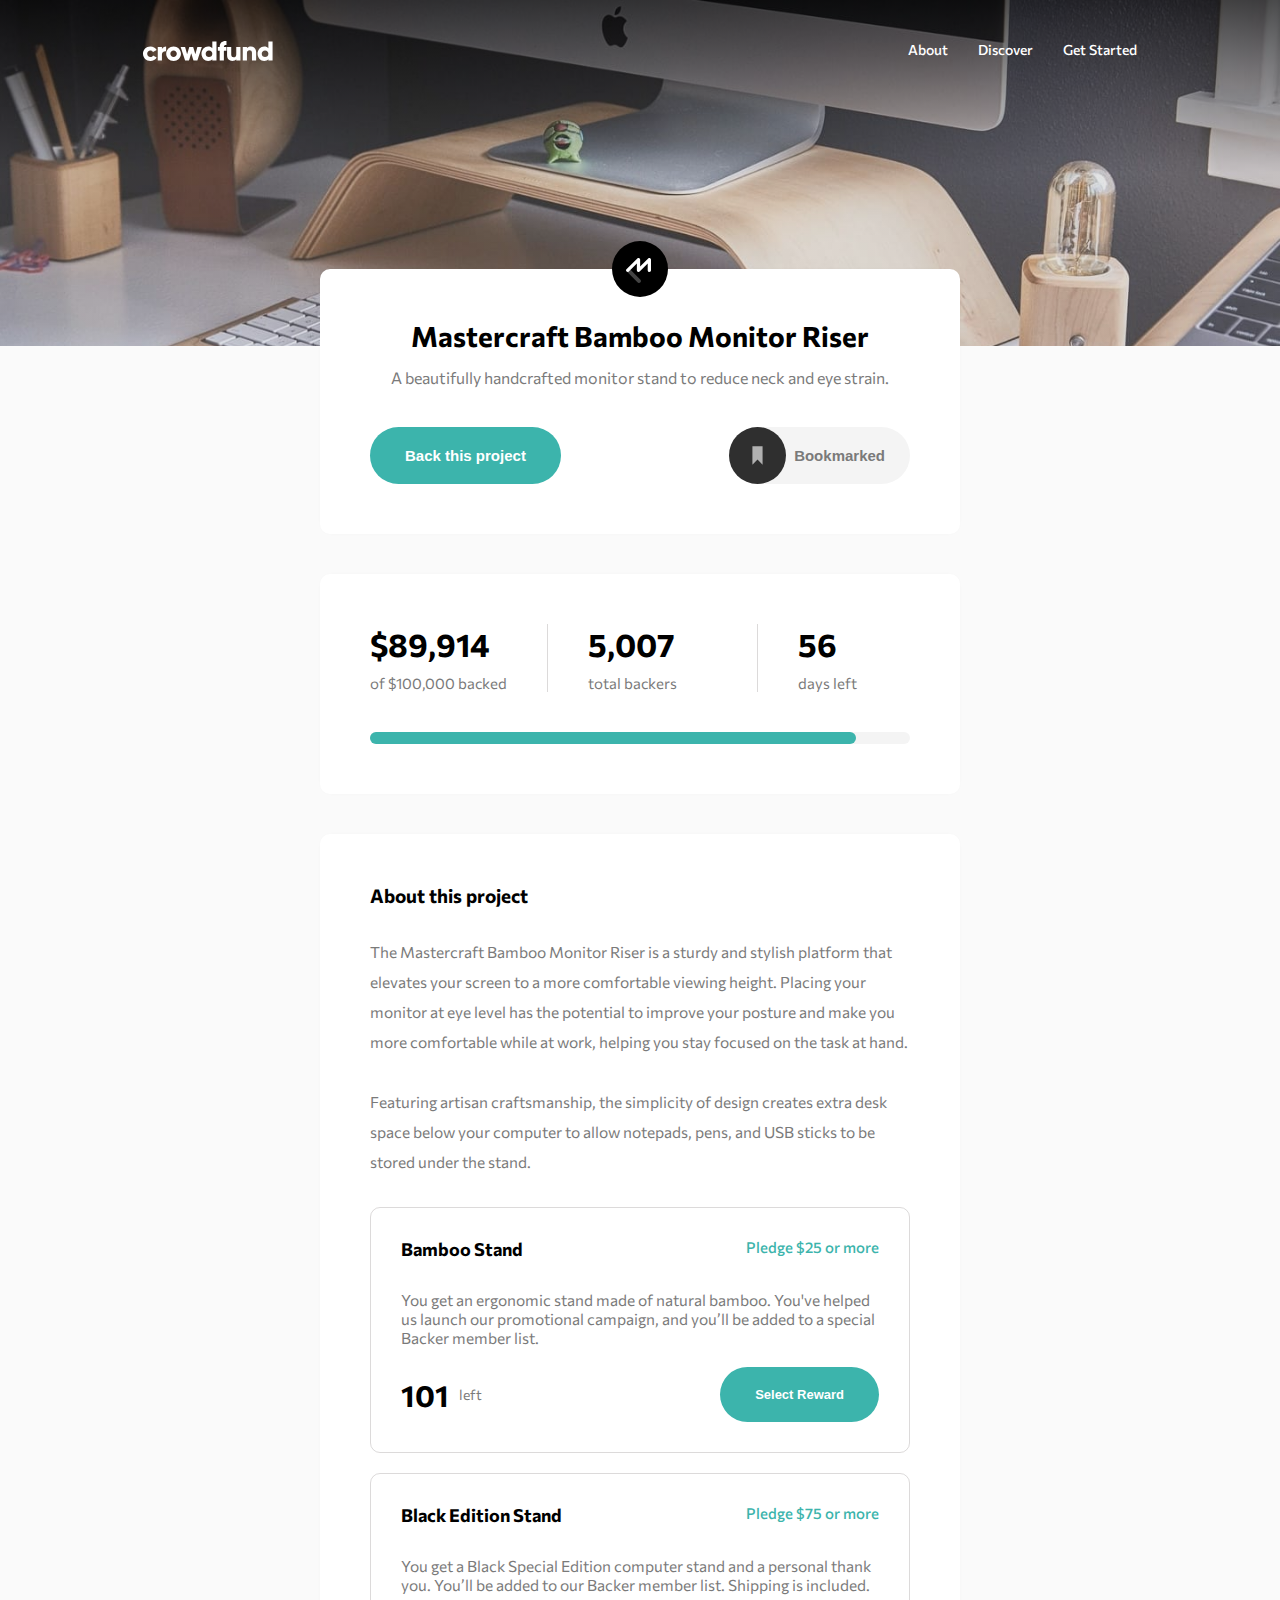
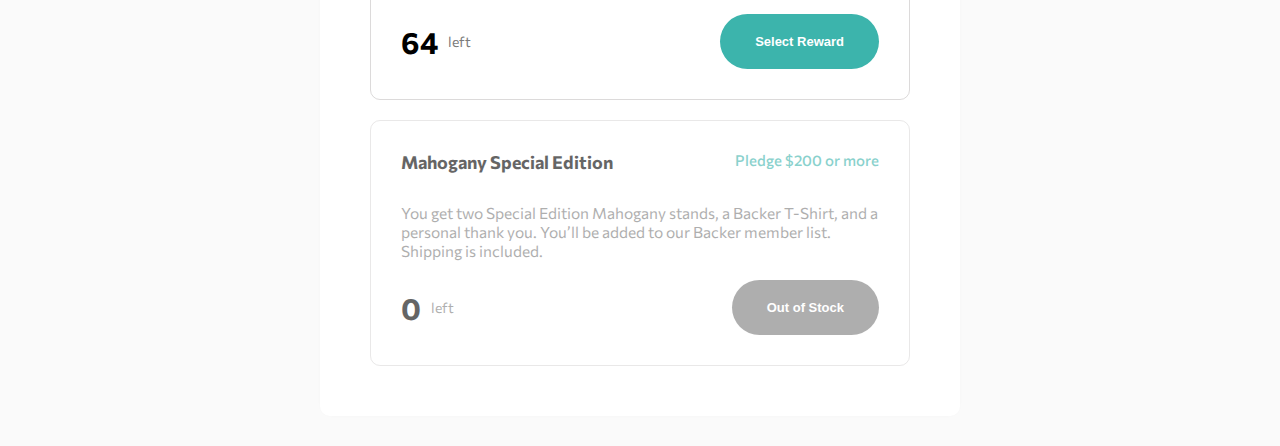
<file: index.html>
<!DOCTYPE html>
<html lang="en">
  <head>
    <meta charset="UTF-8" />
    <meta name="viewport" content="width=device-width, initial-scale=1.0" />
    <!-- displays site properly based on user's device -->
    <link rel="icon" type="image/png" sizes="32x32" href="./images/favicon-32x32.png"/>

    <link rel="preconnect" href="https://fonts.googleapis.com" />
    <link rel="preconnect" href="https://fonts.gstatic.com" crossorigin />
    <link
      href="https://fonts.googleapis.com/css2?family=Commissioner:wght@400;500;700&display=swap"
      rel="stylesheet"
    />

    <link rel="stylesheet" href="./css/style.css" />
  </head>
  <body>
    <!--support selection section-->
    <section class="support-menu"></section>
    <!--header page-->
    <header class="header-page">
      <!--nav page-->
      <nav class="nav-page">
        <div class="nav-page__box-logo">
          <img src="./images/logo.svg" alt="" class="nav-page__logo" />
        </div>
        <div class="nav-page__box-menu">
          <!--menu block-->
          <ul class="menu">
            <li class="menu__option menu__option--border">
              <a href="" class="menu__link">About</a>
            </li>
            <li class="menu__option menu__option--margin menu__option--border">
              <a href="" class="menu__link">Discover</a>
            </li>
            <li class="menu__option">
              <a href="" class="menu__link">Get Started</a>
            </li>
          </ul>
          <img
            src="./images/icon-hamburger.svg"
            alt=""
            class="nav-page__image-menu"
          />
        </div>
      </nav>
    </header>
    <!--main page-->
    <main class="main-page">
      <div class="main-content main-content--center-x">
        <!--presentation section-->
        <section class="presentation-section">
          <img
            src="./images/logo-mastercraft.svg"
            alt=""
            class="presentation-section__image presentation-section--center"
          />
          <h1 class="presentation-section__title">
            Mastercraft Bamboo Monitor Riser
          </h1>
          <p class="presentation-section__text">
            A beautifully handcrafted monitor stand to reduce neck and eye
            strain.
          </p>
          <div class="presentation-section__box-options">
            <!--btn support block-->
            <button id="btn" class="btn-support">Back this project</button>
            <!--bookmark block-->
            <div class="bookmark">
              <button class="bookmark__save">Bookmarked</button>
              <div class="bookmark__box-image">
                <svg class="bookmark__image" xmlns="http://www.w3.org/2000/svg" viewBox="0 0 60 56">
                  <g fill="none" fill-rule="evenodd" id="svg-g">
                      <circle fill="#2F2F2F" id="svg-c" cx="28" cy="28" r="28" />
                      <path fill="#B1B1B1" d="M23 19v18l5-5.058L33 37V19z" />
                  </g>
              </svg>
              </div>
            </div>
          </div>
        </section>
        <!--support section-->
        <section class="support-section">
          <!--project info block-->
          <div class="project-info">
            <!--info block-->
            <div class="info info--padding-right">
              <h2 id="currentMoney" class="info__title">$89,914</h2>
              <p class="info__text">of $100,000 backed</p>
            </div>
            <!--info block-->
            <div class="info info--border info--padding-right">
              <h2 id="currentPeople" class="info__title">5,007</h2>
              <p class="info__text">total backers</p>
            </div>
            <!--info block-->
            <div class="info">
              <h2 class="info__title">56</h2>
              <p class="info__text">days left</p>
            </div>
          </div>
          <!--progress bar block-->
          <div class="progress-bar">
            <div class="progress-bar__target"></div>
            <div class="progress-bar__progress"></div>
          </div>
        </section>
        <!--proyect section-->
        <section class="proyect-section">
          <h3 class="proyect-section__title">About this project</h3>
          <p class="proyect-section__text proyect-section__text--margin">
            The Mastercraft Bamboo Monitor Riser is a sturdy and stylish
            platform that elevates your screen to a more comfortable viewing
            height. Placing your monitor at eye level has the potential to
            improve your posture and make you more comfortable while at work,
            helping you stay focused on the task at hand.
          </p>
          <p class="proyect-section__text">
            Featuring artisan craftsmanship, the simplicity of design creates
            extra desk space below your computer to allow notepads, pens, and
            USB sticks to be stored under the stand.
          </p>
          <!--support card block-->
          <div class="support-card">
            <div class="support-card__box-text">
              <h4 class="support-card__title">Bamboo Stand</h4>
              <p class="support-card__pay">Pledge $25 or more</p>
            </div>
            <p class="support-card__text">
              You get an ergonomic stand made of natural bamboo. You've helped
              us launch our promotional campaign, and you’ll be added to a
              special Backer member list.
            </p>
            <div class="support-card__reward-box">
              <!--reward block-->
              <div class="reward">
                <h3 class="reward__amount">101</h3>
                <p class="reward__text">left</p>
              </div>
              <!--btn support block-->
              <button class="btn-support btn-support--font">
                Select Reward
              </button>
            </div>
          </div>
          <!--support card block-->
          <div class="support-card support-card--margin">
            <div class="support-card__box-text">
              <h4 class="support-card__title">Black Edition Stand</h4>
              <p class="support-card__pay">Pledge $75 or more</p>
            </div>
            <p class="support-card__text">
              You get a Black Special Edition computer stand and a personal
              thank you. You’ll be added to our Backer member list. Shipping is
              included.
            </p>
            <div class="support-card__reward-box">
              <!--reward block-->
              <div class="reward">
                <h3 class="reward__amount">64</h3>
                <p class="reward__text">left</p>
              </div>
              <!--btn support block-->
              <button class="btn-support btn-support--font">
                Select Reward
              </button>
            </div>
          </div>
          <!--support card block-->
          <div class="support-card support-card--opacity">
            <div class="support-card__box-text">
              <h4 class="support-card__title">Mahogany Special Edition</h4>
              <p class="support-card__pay">Pledge $200 or more</p>
            </div>
            <p class="support-card__text">
              You get two Special Edition Mahogany stands, a Backer T-Shirt, and
              a personal thank you. You’ll be added to our Backer member list.
              Shipping is included.
            </p>
            <div class="support-card__reward-box">
              <!--reward block-->
              <div class="reward">
                <h3 class="reward__amount">0</h3>
                <p class="reward__text">left</p>
              </div>
              <!--btn support block-->
              <button
                class="btn-support btn-support--font btn-support--background"
              >
                Out of Stock
              </button>
            </div>
          </div>
        </section>
      </div>
    </main>
    <script src="./js/script.js"></script>
    <script src="./js/factory.js"></script>
    <script src="./js/fetch.js"></script>
  </body>
</html>
</file>
<file: css/style.css>
/*variables*/
:root {
  --color-moderate-cyan: hsl(176, 50%, 47%);
  --color-dark-cyan: #147b74;
  --color-black: hsl(0, 0%, 0%);
  --color-dark-gray: hsl(0, 0%, 48%);
}
/*normalize*/
*,
*::before,
*::after {
  margin: 0;
  padding: 0;
  box-sizing: border-box;
}
/*root*/
html {
  font-size: 62.5%;
}
/*container page*/
body {
  position: relative;

  min-height: 100vh;

  font-family: "Commissioner", sans-serif;
}
/*----------------------------------------------------------------------------------*/
/*header page*/
.header-page {
  background-image: linear-gradient(
      180deg,
      hsla(0, 0%, 0%, 0.7) 0%,
      hsla(0, 0%, 48%, 0.2) 50%
    ),
    url(../images/image-hero-desktop.jpg);
  background-size: 100vw, 100vw;
  background-repeat: no-repeat, no-repeat;

  height: 27vw;
}
/*nav page*/
.nav-page {
  display: flex;

  padding: 3.2vw 11.2vw;
}
.nav-page__box-logo {
  flex: 0 1 50%;
}
.nav-page__logo {
  display: block;
  width: 13rem;
}
.nav-page__box-menu {
  flex: 0 1 50%;
}
.nav-page__image-menu {
  display: none;
}
/*menu block*/
.menu {
  list-style: none;

  display: flex;
  justify-content: flex-end;
}
.menu__option--margin {
  margin: 0 3rem;
}
.menu__link {
  text-decoration: none;

  color: #ffffff;
  font-size: 1.4rem;
  font-weight: 500;
}
/*----------------------------------------------------------------------------------*/
/*main page*/
.main-page {
  background-color: #fafafa;

  height: 170rem;

  position: relative;
}
.main-content {
  background-color: transparent;

  position: absolute;
  top: -6vw;

  min-width: 50vw;
}
.main-content--center-x {
  left: 50%;
  transform: translateX(-50%);
}
/*presentation section*/
.presentation-section {
  background-color: #ffffff;

  text-align: center;

  padding: 5rem;
  margin-bottom: 4rem;

  border-radius: 1rem;

  box-shadow: 0 0 1rem -0.8rem rgba(0, 0, 0, 0.3);
}
.presentation-section__image {
  position: absolute;
}
.presentation-section--center {
  top: 0;
  left: 50%;
  transform: translate(-50%, -50%);
}
.presentation-section__title {
  font-size: 2.8rem;
  font-weight: 700;

  margin-bottom: 1.5rem;
}
.presentation-section__text {
  color: var(--color-dark-gray);
  font-size: 1.6rem;
  font-weight: 400;
}
.presentation-section__box-options {
  display: flex;
  justify-content: space-between;
  align-items: center;

  margin-top: 4rem;
}
/*btn support block*/
.btn-support {
  background-color: var(--color-moderate-cyan);

  color: #ffffff;
  font-size: 1.5rem;
  font-weight: 700;

  padding: 2rem 3.5rem;

  border: none;
  border-radius: 4rem;

  transition-duration: 0.5s;
}
.btn-support:hover {
  background-color: var(--color-dark-cyan);
}
.btn-support--font {
  font-size: 1.3rem;
}
.btn-support--background {
  background-color: var(--color-dark-gray);
}
.btn-support--menu {
  padding: 1.4rem 2.5rem;

  font-size: 1.4rem;
}
.btn-support--thanks {
  padding: 1.4rem 2.5rem;

  font-size: 1.4rem;
}
/*bookmark block*/
.bookmark {
  position: relative;
}
.bookmark__save {
  background-color: #f4f4f4;

  color: var(--color-dark-gray);
  font-size: 1.5rem;
  font-weight: 700;

  padding: 2rem 2.5rem;
  padding-left: 6.5rem;

  outline: none;
  border: none;
  border-radius: 4rem;
}
.bookmark__save--color {
  background-color: #f4f8f9;
  color: var(--color-dark-cyan);
}
.bookmark__box-image {
  position: absolute;
  top: 0;
  left: 0;
  height: 100%;
  width: auto;
}
.bookmark__image {
  position: relative;
  display: block;
  height: 100%;
  width: auto;
}
.bookmark__circle {
  fill: var(--color-dark-cyan);
  transition: 0.3s ease;
}
.bookmark-svg > path {
  fill: #fff;
  transition: 0.3s ease;
}
/*support section*/
.support-section {
  background-color: #ffffff;

  padding: 5rem;
  margin-bottom: 4rem;

  border-radius: 1rem;

  box-shadow: 0 0 1rem -0.8rem rgba(0, 0, 0, 0.3);
}
/*project info block*/
.project-info {
  display: flex;
}
/*info block*/
.info {
  margin-bottom: 4rem;
}
.info:nth-child(1) {
  padding-right: 4rem;
}
.info:nth-child(2) {
  padding-left: 4rem;
  padding-right: 8rem;
}
.info:nth-child(3) {
  padding-left: 4rem;
}
.info--border {
  border-left: 0.1rem solid hsla(0, 2%, 53%, 0.3);
  border-right: 0.1rem solid hsla(0, 2%, 53%, 0.3);
}
.info__title {
  font-size: 3.2rem;
  font-weight: 700;

  margin-bottom: 1rem;
}
.info__text {
  color: var(--color-dark-gray);
  font-weight: 400;
  font-size: 1.5rem;
}
/*progress bar block*/
.progress-bar {
  position: relative;

  height: 1.2rem;

  border-radius: 4rem;
}
.progress-bar__target {
  background-color: #f4f4f4;

  position: absolute;

  width: 100%;
  height: 1.2rem;

  top: 0;

  border-radius: 4rem;

  z-index: 25;
}
.progress-bar__progress {
  background-color: var(--color-moderate-cyan);

  position: absolute;

  width: 50%;
  height: 1.2rem;

  top: 0;

  border-radius: 4rem;

  z-index: 50;
}
/*proyect section*/
.proyect-section {
  background-color: #ffffff;

  padding: 5rem;

  border-radius: 1rem;

  box-shadow: 0 0 1rem -0.8rem rgba(0, 0, 0, 0.3);
}
.proyect-section__title {
  font-size: 1.9rem;

  margin-bottom: 3rem;
}
.proyect-section__text {
  color: var(--color-dark-gray);
  font-size: 1.55rem;
  line-height: 3rem;

  margin-bottom: 3rem;
}
.proyect-section__text--margin {
  margin-bottom: 3rem;
}
/*support card block*/
.support-card {
  padding: 3rem;

  border: 0.1rem solid hsla(0, 2%, 53%, 0.3);
  border-radius: 1rem;
}
.support-card--opacity {
  opacity: 0.6;
}
.support-card--margin {
  margin: 2rem 0;
}
.support-card__box-text {
  display: flex;
  justify-content: space-between;

  margin-bottom: 3rem;
}
.support-card__title {
  font-size: 1.8rem;
  font-weight: 700;
}
.support-card__pay {
  color: var(--color-moderate-cyan);
  font-size: 1.5rem;
  font-weight: 500;
}
.support-card__text {
  color: var(--color-dark-gray);
  font-size: 1.55rem;

  margin-bottom: 2rem;
}
.support-card__reward-box {
  display: flex;
  justify-content: space-between;
  align-items: center;
}
/*reward block*/
.reward {
  display: flex;
  justify-content: center;
  align-items: center;
}
.reward__amount {
  font-size: 3rem;
  font-weight: 700;

  margin-right: 1rem;
}
.reward__text {
  color: var(--color-dark-gray);
  font-size: 1.4rem;
  font-weight: 400;
}
/*----------------------------------------------------------------------------------*/
.support-menu {
  background-color: hsla(0, 0%, 0%, 0.6);

  position: absolute;
  opacity: 0;

  width: 100%;
  height: 100%;

  display: none;
  justify-content: center;
  align-items: flex-start;

  padding-top: 18.5rem;

  z-index: 200;
}
.support-menu--show {
  opacity: 1;
  display: flex;
}
/*support window block*/
.support-window {
  background-color: #ffffff;

  position: relative;
  opacity: 1;

  display: inline-block;

  max-width: 72rem;

  padding: 4.5rem;

  border-radius: 0.6rem;
}
.support-window--hidden {
  opacity: 0;
}
.support-window__image-box {
  position: absolute;

  top: 3rem;
  right: 3rem;
}
.support-window__title {
  font-size: 2.4rem;

  margin-bottom: 2rem;
}
.support-window__text {
  color: var(--color-dark-gray);
  font-size: 16px;

  margin-bottom: 2rem;
}
/*support block*/
.support {
  padding: 2.5rem 0;
  border-radius: 0.6rem;

  border: 0.1rem solid hsla(0, 2%, 53%, 0.3);

  transition-duration: 0.25s;
}
.support--border {
  border: 0.25rem solid var(--color-moderate-cyan);
}
.support__content {
  padding: 0 2.5rem;
  padding-bottom: 2.5rem;

  display: grid;
  grid-template-columns: repeat(2, 25%);
  grid-template-rows: repeat(2, auto);
}
.support--margin {
  margin-top: 2rem;
}
.support__content--simple {
  display: block;
}
/*radio info block*/
.radio-info {
  grid-row: 1 / 2;
  grid-column: 1 / 4;

  display: flex;
  justify-content: space-between;

  margin-bottom: 2rem;
}
.radio-info__option-box {
  display: flex;
  align-items: center;
}
.radio-info__option-box--margin {
  margin-bottom: 2rem;
}
.radio-info__radio {
  width: 2rem;
  height: 2rem;

  transform: translateY(0.2rem);
}
.radio-info__title {
  margin-left: 2rem;

  font-size: 1.6rem;
  font-weight: 700;
}
.radio-info__text {
  display: inline-block;
  margin-left: 2rem;

  color: var(--color-moderate-cyan);
  font-size: 1.5rem;
  font-weight: 700;
}
.support__pledge-content {
  grid-column: 4 / 5;
  grid-row: 1 / 2;

  text-align: end;
}
.radio-info__amount {
  color: var(--color-dark-gray);
  font-size: 1.6rem;
}
.radio-info__amount > span {
  color: #000000;
  font-weight: 700;
  margin-right: 0.5rem;
}
.support__text-content {
  grid-column: 1 / 5;
  grid-row: 2 / 3;
}
.support__text {
  padding-left: 4rem;

  color: var(--color-dark-gray);
  font-size: 1.5rem;
  font-weight: 400;
  line-height: 2.5rem;
}
.support__text--padding {
  padding-right: 3rem;
}
.support__box-options {
  max-height: 0;
  overflow: hidden;

  display: flex;
  justify-content: space-between;
  align-items: center;

  padding: 0 2.5rem;

  transition-duration: 0.5s, 0.3s, 0.6s;
  transition-property: max-height, padding, border-top;
  border-top: 0.1rem solid hsla(0, 27%, 2%, 0);
}
.support__box-options--show {
  max-height: 50rem;
  /*padding: 2.5rem;*/
  padding: 2.5rem;
  padding-bottom: 0;
  border-top: 0.1rem solid hsla(0, 2%, 53%, 0.3);
}
.support__options-text {
  color: var(--color-dark-gray);
  font-size: 1.5rem;
  font-weight: 400;
}
/*options block*/
.options-content-input {
  position: relative;
  display: inline-block;
}
.options__icon {
  position: absolute;
  width: 1.5rem;

  top: 1.4rem;
  left: 2rem;

  z-index: 200;
}
.options__support {
  position: relative;
  max-width: 10rem;

  font-size: 1.4rem;
  font-weight: 700;

  padding: 1.4rem 4rem;
  padding-right: 2rem;

  margin-right: 2rem;

  border: 0.1rem solid hsla(0, 2%, 53%, 0.3);
  border-radius: 4rem;

  outline: none;

  transition-duration: 0.3s;
}
.options__support:focus {
  border: 0.2rem solid var(--color-moderate-cyan);
}
/*------------------------------------*/
/*thanks block*/
.thanks {
  background-color: #ffffff;

  max-width: 54rem;

  display: none;

  opacity: 0;

  padding: 5rem 4rem;

  position: absolute;
  top: 45rem;

  text-align: center;

  border-radius: 1rem;

  z-index: 500;
}
.thanks--show {
  display: block;
  opacity: 1;
}
.thanks__box-image {
  margin-bottom: 4rem;
}
.thanks__image {
  width: 8rem;
}
.thanks__title {
  font-size: 2.4rem;

  margin-bottom: 2rem;
}
.thanks__text {
  color: var(--color-dark-gray);
  font-size: 1.6rem;

  margin-bottom: 4rem;
}
@media screen and (max-width: 2000px) {
  html {
    font-size: 74.5%;
  }
}
@media screen and (max-width: 1600px) {
  html {
    font-size: 62.5%;
  }
}
@media screen and (max-width: 1024px) {
  html {
    font-size: 44.5%;
  }
  .main-page {
    height: 195rem;
  }
}
@media screen and (max-width: 768px) {
  html {
    font-size: 33.5%;
  }
}
@media screen and (max-width: 426px) {
  /*root*/
  html {
    font-size: 62.5%;
  }
  /*header page*/
  .header-page {
    background-image: linear-gradient(
        180deg,
        hsla(0, 0%, 0%, 0.7) 0%,
        hsla(0, 0%, 48%, 0.2) 50%
      ),
      url(../images/image-hero-mobile.jpg);
    height: 80vw;
  }
  /*nav page*/
  .nav-page {
    position: relative;
    padding: 3.5rem 2.5rem;
  }
  .nav-page__logo {
    width: 13rem;
  }
  .nav-page__image-menu {
    display: block;
    float: right;
  }
  /*menu block*/
  .menu {
    background-color: #ffffff;

    position: absolute;

    width: calc(100% - 5rem);

    left: 2.5rem;
    top: 9.5rem;

    display: none;
    flex-direction: column;

    border-radius: 1rem;

    z-index: 500;
  }
  .menu--show {
    display: flex;
  }
  .menu__option {
    padding: 3rem;
  }
  .menu__option--margin {
    margin: 0;
  }
  .menu__option--border {
    border-bottom: 0.1rem solid hsla(0, 2%, 53%, 0.3);
  }
  .menu__link {
    text-decoration: none;

    color: #000000;
    font-size: 1.6rem;
    font-weight: 700;
  }
  /*main page*/
  .main-page {
    height: 630vw;
  }
  .main-content {
    top: -15vw;

    min-width: none;
    width: calc(100% - 5rem);
  }
  /*presentation section*/
  .presentation-section {
    padding: 5rem 3rem;
    padding-bottom: 4rem;
    margin-bottom: 3rem;
  }
  .presentation-section__title {
    font-size: 2.4rem;

    margin-bottom: 1.5rem;
  }
  .presentation-section__box-options {
    margin-top: 3rem;
  }
  /*btn support block*/
  .btn-support {
    font-size: 1.6rem;

    padding: 2rem 5.5rem;
  }
  .btn-support--font {
    padding: 1.5rem 3rem;
    font-size: 1.3rem;
  }
  .btn-support--menu {
    padding: 1.4rem 2.5rem;

    font-size: 1.3rem;
  }
  .btn-support--thanks {
    padding: 2rem 4rem;

    font-size: 1.4rem;
  }
  /*bookmark block*/
  .bookmark {
    position: relative;
    width: 20%;
  }
  .bookmark__save {
    background-color: transparent;

    position: absolute;
    width: 100%;
    height: 100%;

    color: transparent;

    top: 0;
    left: 0;

    padding: 0;

    z-index: 200;
  }
  .bookmark__save--color {
    background-color: transparent;
    color: transparent;
  }
  .bookmark__box-image {
    position: relative;
  }
  /*support section*/
  .support-section {
    padding: 4rem 3rem;
    margin-bottom: 2rem;
  }
  /*project info block*/
  .project-info {
    flex-direction: column;
    align-items: center;
  }
  /*info block*/
  .info {
    margin-bottom: 3rem;
    text-align: center;
  }
  .info:nth-child(1) {
    padding: 0;
  }
  .info:nth-child(2) {
    padding: 3rem 0;
  }
  .info:nth-child(3) {
    padding: 0;
  }
  .info--border {
    border: none;
    border-top: 0.1rem solid hsla(0, 2%, 53%, 0.3);
    border-bottom: 0.1rem solid hsla(0, 2%, 53%, 0.3);
  }
  .info__title {
    font-size: 3.6rem;
    margin-bottom: 0.5rem;
  }
  .info__text {
    font-size: 1.6rem;
  }
  /*progress bar block*/
  .progress-bar {
    height: 1.4rem;
  }
  .progress-bar__target {
    height: 1.4rem;
  }
  .progress-bar__progress {
    height: 1.4rem;
  }
  /*proyect section*/
  .proyect-section {
    padding: 5rem 3rem;
  }
  .proyect-section__title {
    font-size: 2rem;
  }
  .proyect-section__text {
    font-size: 1.58rem;

    margin-bottom: 3rem;
  }
  .proyect-section__text--margin {
    margin-bottom: 3rem;
  }
  /*support card block*/
  .support-card__box-text {
    flex-direction: column;
    justify-content: flex-start;
  }
  .support-card__title {
    font-size: 1.8rem;
    margin-bottom: 0.5rem;
  }
  .support-card__pay {
    font-size: 1.5rem;
  }
  .support-card__text {
    font-size: 1.55rem;
    line-height: 2.8rem;
  }
  .support-card__reward-box {
    flex-direction: column;
    justify-content: center;
    align-items: flex-start;
  }
  /*reward block*/
  .reward {
    display: flex;
    justify-content: center;
    align-items: center;

    margin-bottom: 3rem;
  }
  .reward__amount {
    font-size: 3rem;
  }
  .reward__text {
    font-size: 1.5rem;
    font-weight: 500;
  }
  /*support window block*/
  .support-window {
    max-width: calc(100% - 5rem);
    padding: 3rem;
  }
  /*support block*/
  .support__content {
    grid-template-columns: auto;
    grid-template-rows: repeat(3, auto);
  }
  /*radio info block*/
  .radio-info {
    grid-row: 1 / 2;
    grid-column: 1 / 2;

    display: flex;
    justify-content: space-between;

    margin-bottom: 2rem;
  }
  .radio-info__title {
    display: block;
    margin-bottom: 1rem;
  }
  .radio-info__text {
    display: block;
  }
  .support__pledge-content {
    grid-column: 1 / 2;
    grid-row: 3 / 4;

    text-align: start;
  }
  .radio-info__amount {
    font-size: 1.8rem;
  }
  .radio-info__amount > span {
    font-size: 2rem;
  }
  .support__text-content {
    grid-column: 1 / 2;
    grid-row: 2 / 3;

    margin-bottom: 3rem;
  }
  .support__text {
    padding-left: 0;

    font-size: 1.6rem;
    line-height: 2.5rem;
  }
  .support__text--padding {
    padding-right: 3rem;
  }
  .support__box-options {
    flex-direction: column;
    justify-content: flex-start;
    align-items: center;
  }
  .support__options-text {
    font-size: 1.6rem;
    font-weight: 400;

    margin-bottom: 3rem;
  }
  /*Thanks block*/
  .thanks {
    max-width: calc(100% - 5rem);
    padding: 4rem 3rem;
  }
  .thanks__box-image {
    margin-bottom: 2.5rem;
  }
  .thanks__title {
    margin-bottom: 3rem;
  }
  .thanks__title {
    font-size: 2rem;
    font-size: 700;
  }
}
@media screen and (max-width: 416px) {
  html {
    font-size: 60%;
  }
  .main-page {
    height: 660vw;
  }
}
@media screen and (max-width: 376px) {
  html {
    font-size: 55%;
  }
  .main-page {
    height: 620vw;
  }
}
@media screen and (max-width: 360px) {
  html {
    font-size: 53%;
  }
}
@media screen and (max-width: 320px) {
  html {
    font-size: 47%;
  }
}
@media screen and (max-width: 280px) {
  html {
    font-size: 41%;
  }
}
</file>
